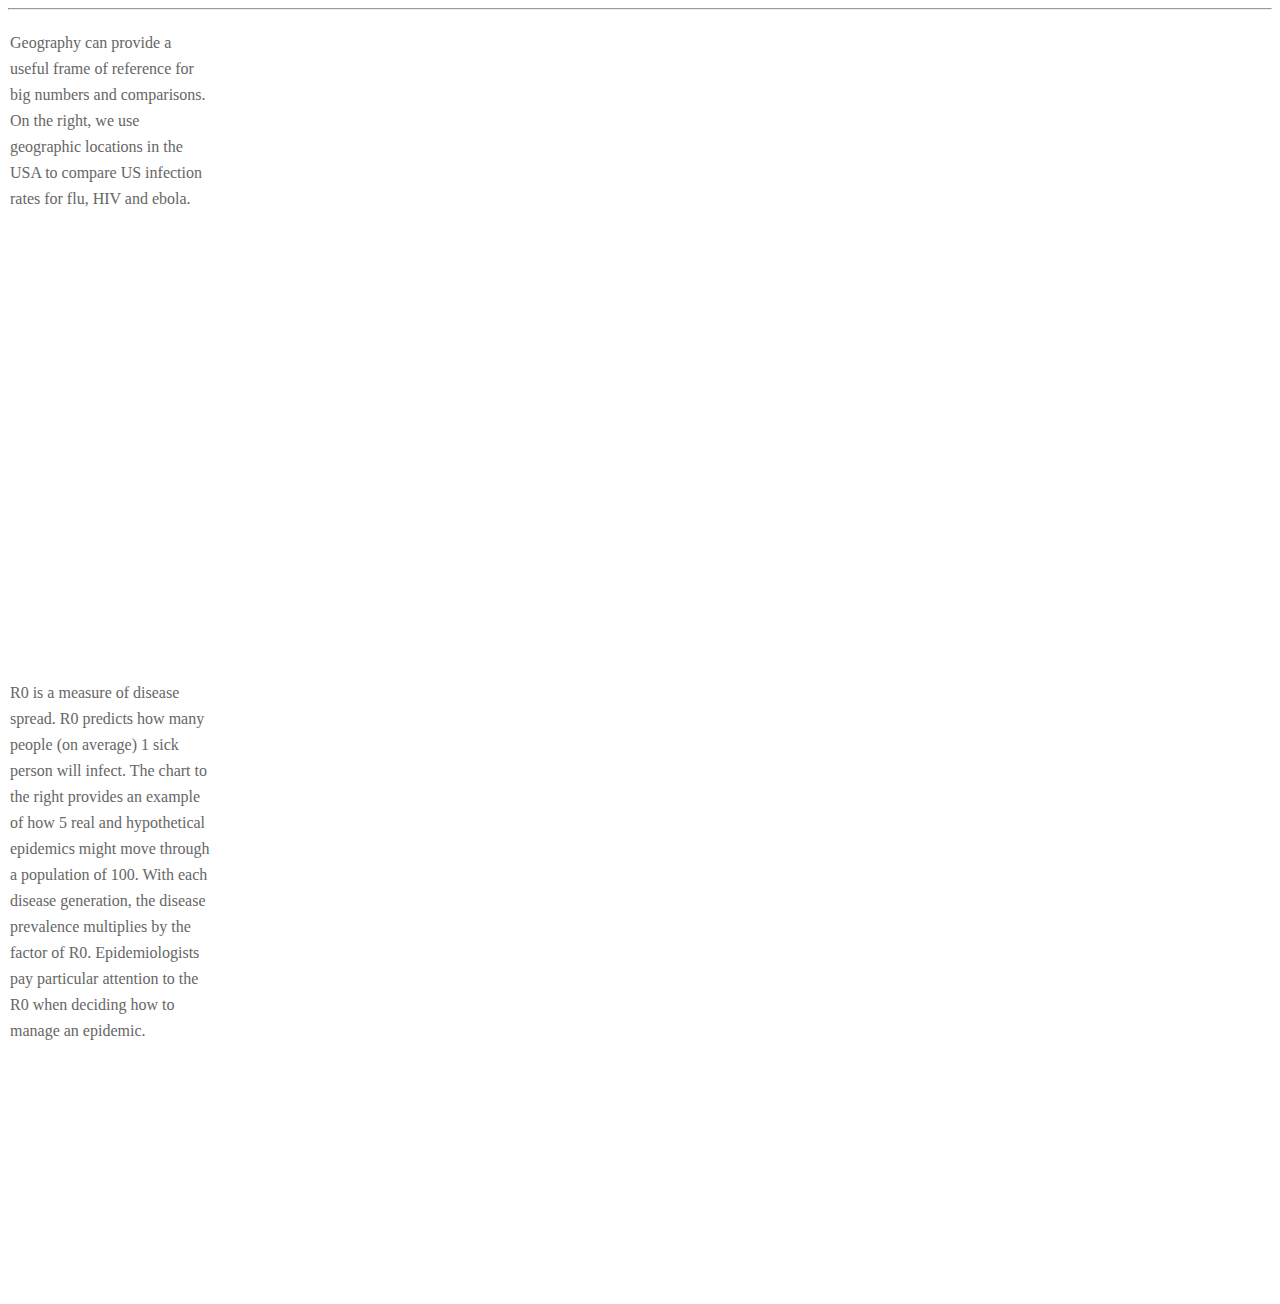
<file: ebola_in_context/index.html>
<!doctype html>

<html lang="en">
<head>
  <meta charset="utf-8">
  <title>Start</title>
  <meta name="description" content="START">
 
<style>

#copyGeo{
	align: left;
	position: absolute;
	color: #666;
	font: 16px/26px 'AleoRegular';
	width: 200px;
	left:10px;
	top: 30px;
	text-align: left;
	
}
#copySimu{
	align: left;
	position: absolute;
	color: #666;
	font: 16px/26px 'AleoRegular';
	width: 200px;
	left:10px;
	top:680px;
	text-align: left;

}

#geo{
align:right;
	position: absolute;
	width:600px;
	left: 250px;

}

#simu{
align:right;
	position: absolute;
	width:600px;
	top:600px;
	left: 250px;

}

hr {

	top:550px;
}
</style>
</head<!-- fonts -->
<link href='http://fonts.googleapis.com/css?family=Source+Sans+Pro:400,700,400italic,700italic|Montserrat:400,700|Oswald:400,300' rel='stylesheet' type='text/css'>

<!
<body>
<div id ="copyGeo" >
Geography can provide a useful frame of reference for big numbers and comparisons. On the right, we use geographic locations in the USA to compare US infection rates for flu, HIV and ebola.
</div>
<div id='geo'><iframe width="600px" height="530px" src="http://graphplus.github.io/GRAPHplus/geoComparisons/index.html" style="border:0px" scrolling="no" seamless></iframe>
</div>

<hr>

<div id="copySimu"> 
R0 is a measure of disease spread. R0 predicts how many people (on average) 1 sick person will infect. The chart to the right provides an example of how 5 real and hypothetical epidemics might move through a population of 100. With each disease generation, the disease prevalence multiplies by the factor of R0. Epidemiologists pay particular attention to the R0 when deciding how to manage an epidemic.
</div>

<div id='simu'>
<iframe width="700px" height="700px" src="http://graphplus.github.io/GRAPHplus/R0simulation/index.html" style="border:0px" scrolling="no" seamless></iframe></div>
</body>
</html>
</file>
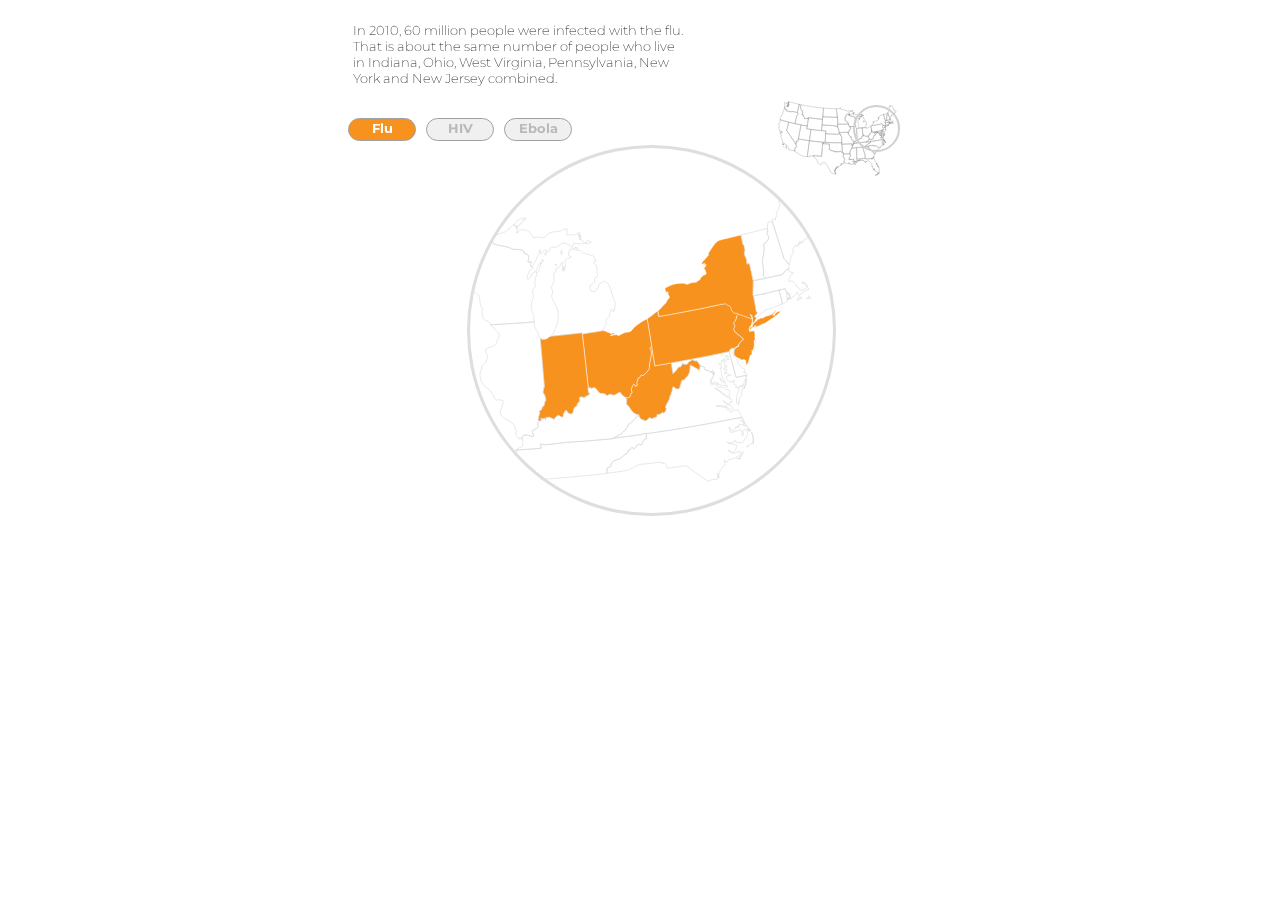
<file: geoComparisons/index.html>
<!DOCTYPE html>
<html>
  <head>
	<meta http-equiv="Content-Type" content="text/html; charset=utf-8" />
	<meta http-equiv="X-UA-Compatible" content="chrome=1,IE=edge" />
	<title>GeoComparisonsv10</title>
	<style>
		html {
			height:100%;
		}
		body {
			background-color: #FFFFFF;
			margin:0;
			height:100%;
		}
	</style>

	<!-- copy these lines to your document head: -->

	<meta name="viewport" content="user-scalable=yes, width=650" />
	<link href='https://fonts.googleapis.com/css?family=Exo:100&subset=latin' rel='stylesheet' type='text/css'>
	<link href='https://fonts.googleapis.com/css?family=Exo:200&subset=latin' rel='stylesheet' type='text/css'>
	<link href='https://fonts.googleapis.com/css?family=Exo:300&subset=latin' rel='stylesheet' type='text/css'>
	<link href='https://fonts.googleapis.com/css?family=Exo&subset=latin' rel='stylesheet' type='text/css'>
	<link href='https://fonts.googleapis.com/css?family=Exo:700&subset=latin' rel='stylesheet' type='text/css'>
	<link href='https://fonts.googleapis.com/css?family=Exo:800&subset=latin' rel='stylesheet' type='text/css'>
	<link href='https://fonts.googleapis.com/css?family=Montserrat&subset=latin' rel='stylesheet' type='text/css'>
	<link href='https://fonts.googleapis.com/css?family=Alef:700&subset=latin' rel='stylesheet' type='text/css'>
	<link href='https://fonts.googleapis.com/css?family=Montserrat:700&subset=latin' rel='stylesheet' type='text/css'>


	<!-- end copy -->

  </head>
  <body>
	<div style ="margin:auto;width:650px;height:530px">


	
	<!-- copy these lines to your document: -->

	<div id="geocomparisonsv10_hype_container" style="position:relative;overflow:hidden;width:650px;height:530px;">
		<script type="text/javascript" charset="utf-8" src="GeoComparisonsv10.hyperesources/geocomparisonsv10_hype_generated_script.js?56602"></script>
	</div>

	<!-- end copy -->


	</div>
	


	<!-- text content for search engines: -->

	<div style="display:none">

		<div></div>
		<div>Ebola</div>
		<div>In 2010, 60 million people were infected with the flu. That is about the same number of people who live in Indiana, Ohio, West Virginia, Pennsylvania, New York and New Jersey combined.</div>
		<div>Flu</div>
		<div>HIV</div>
		<div>In 2010, 50,000 people were infected with HIV, 
approximately the same number of people as live in these 8 zip codes in lower Manhattan.

</div>
		<div>In 2014, 4 people were infected with Ebola. That is the same as make up the average American family.
</div>

	</div>

	<!-- end text content: -->

  </body>
</html>
</file>
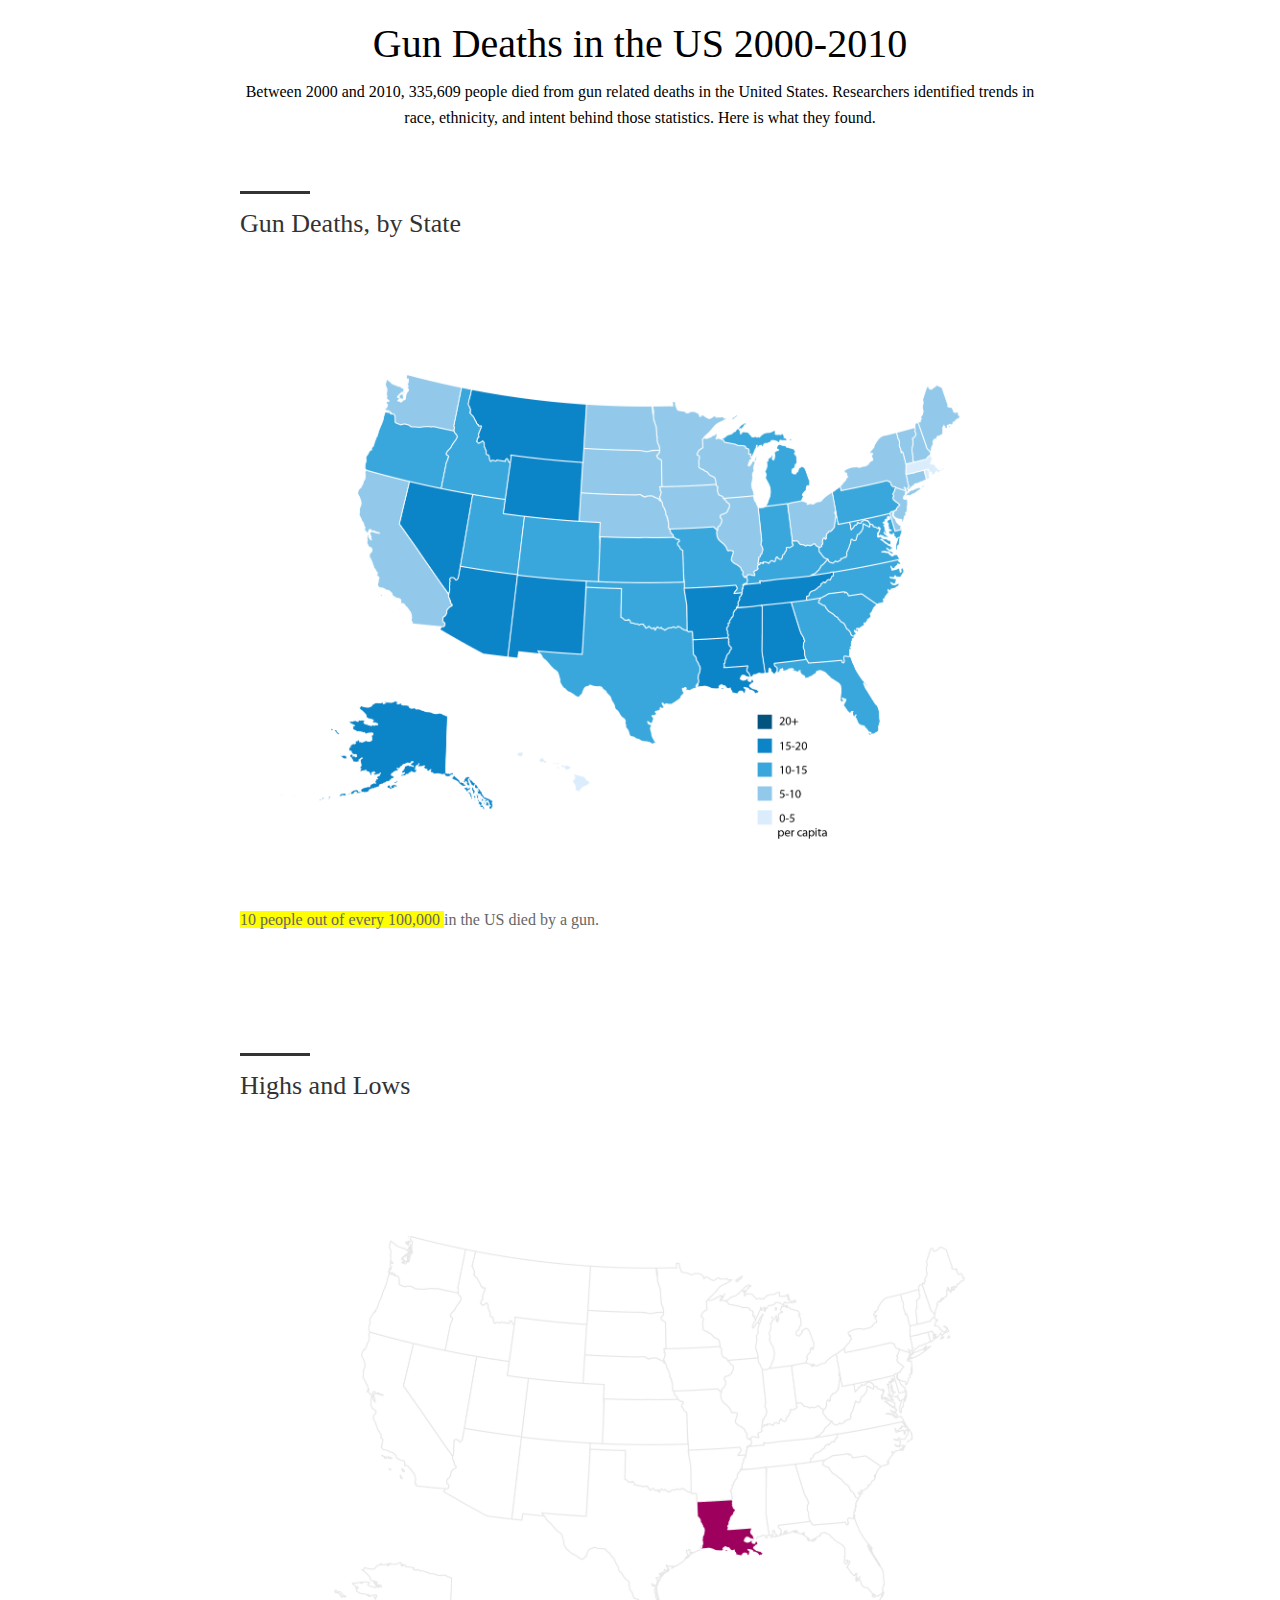
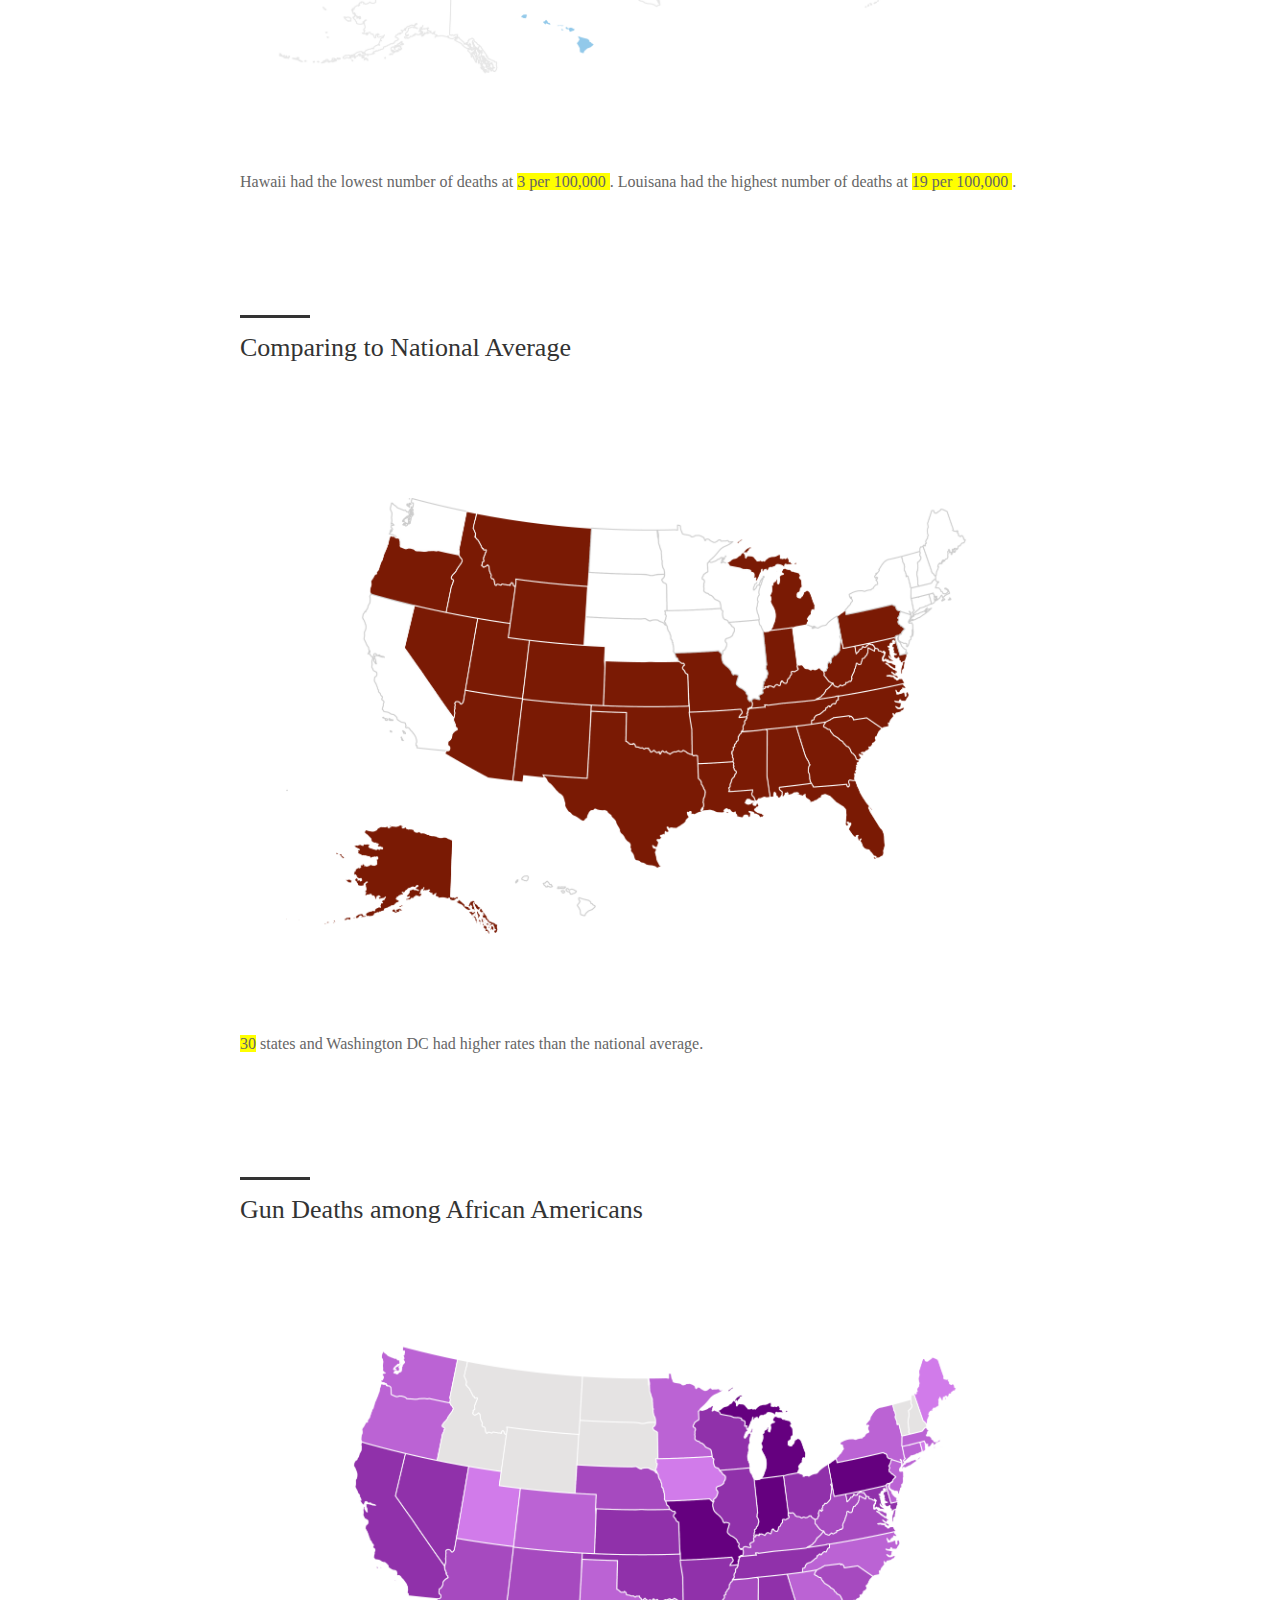
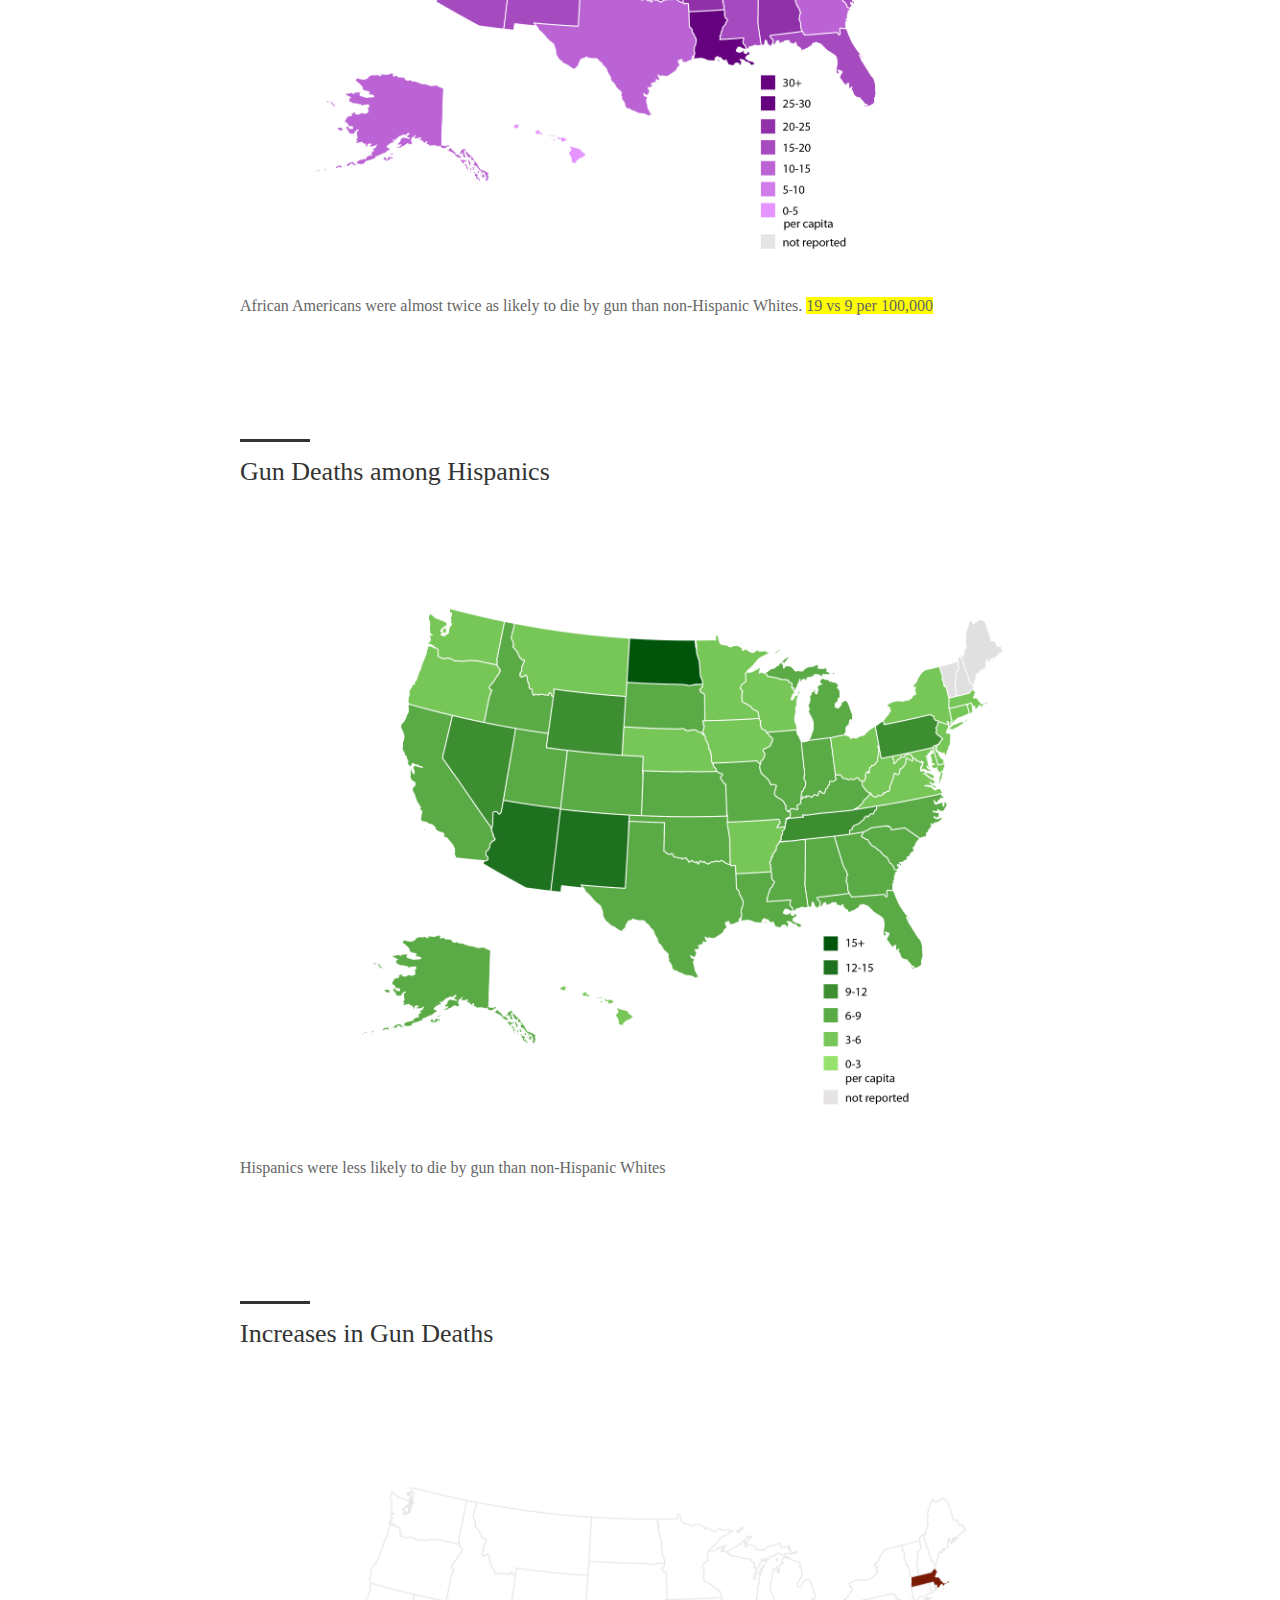
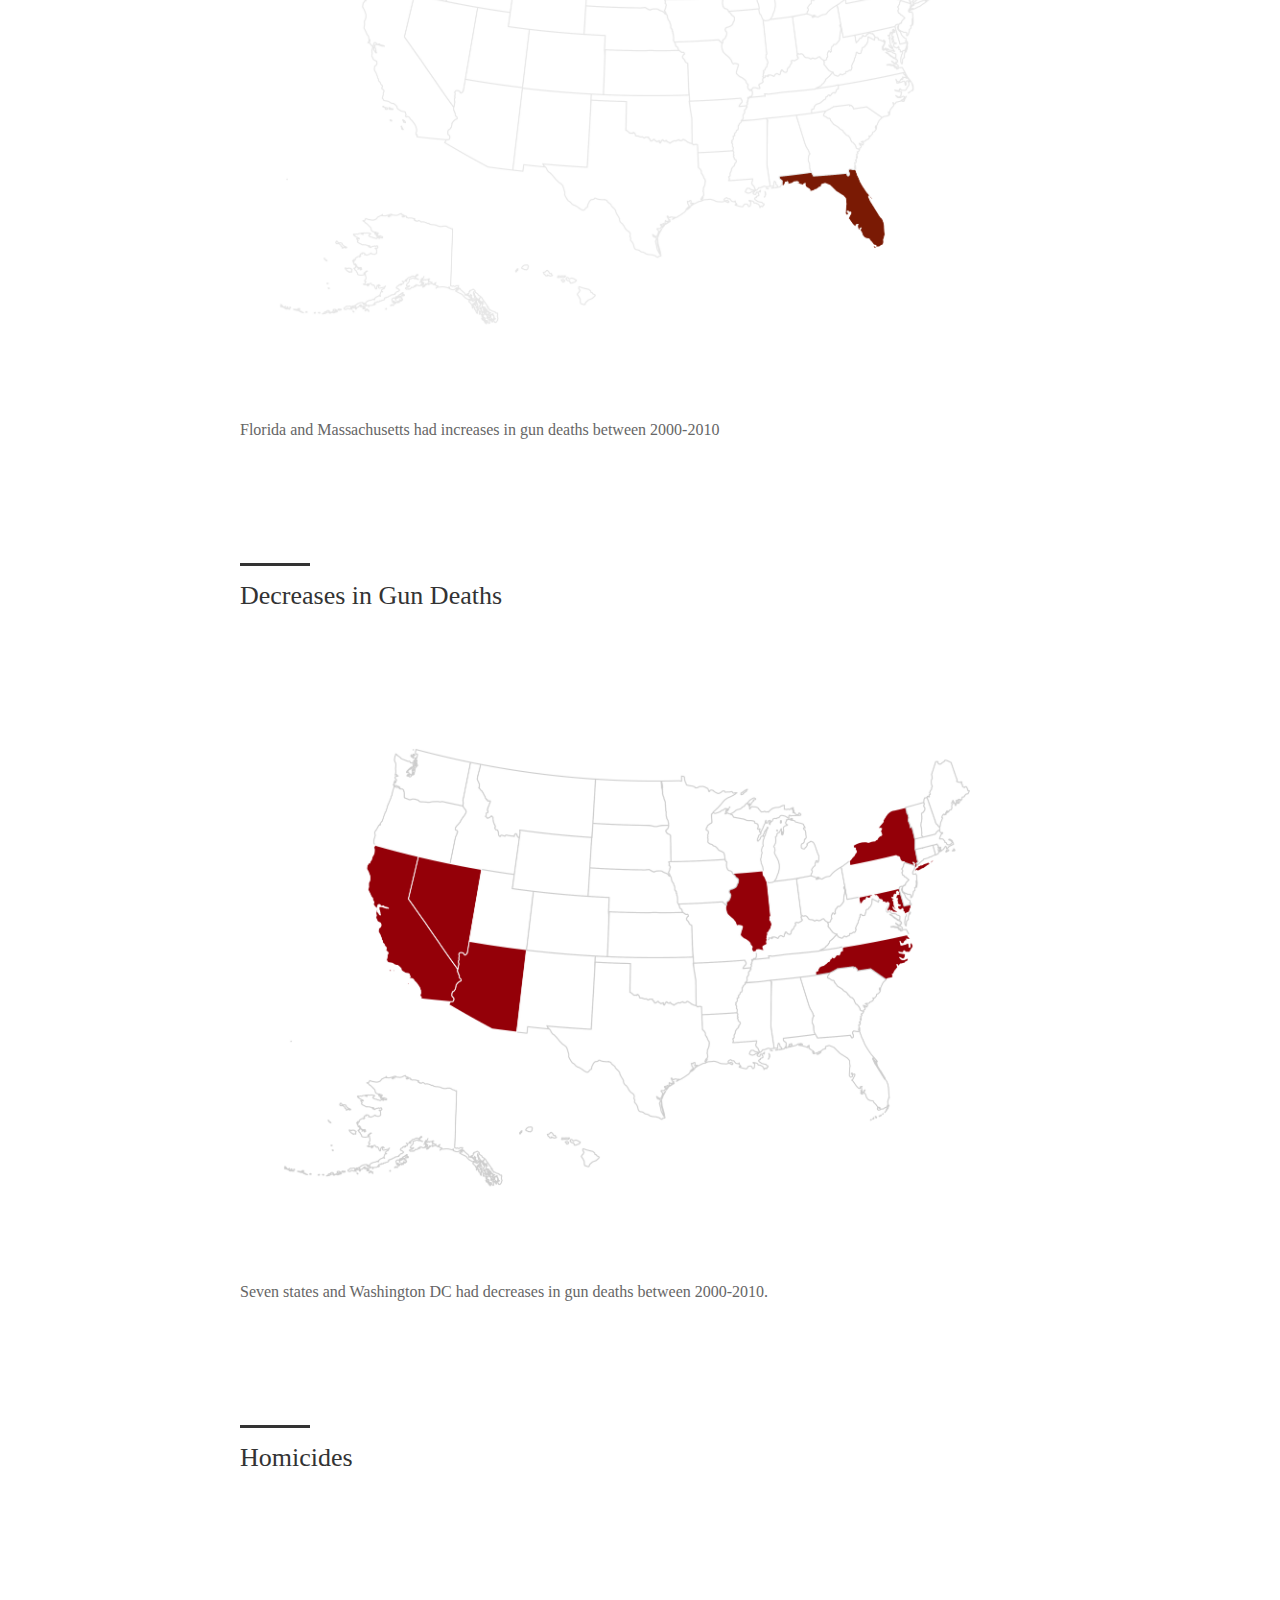
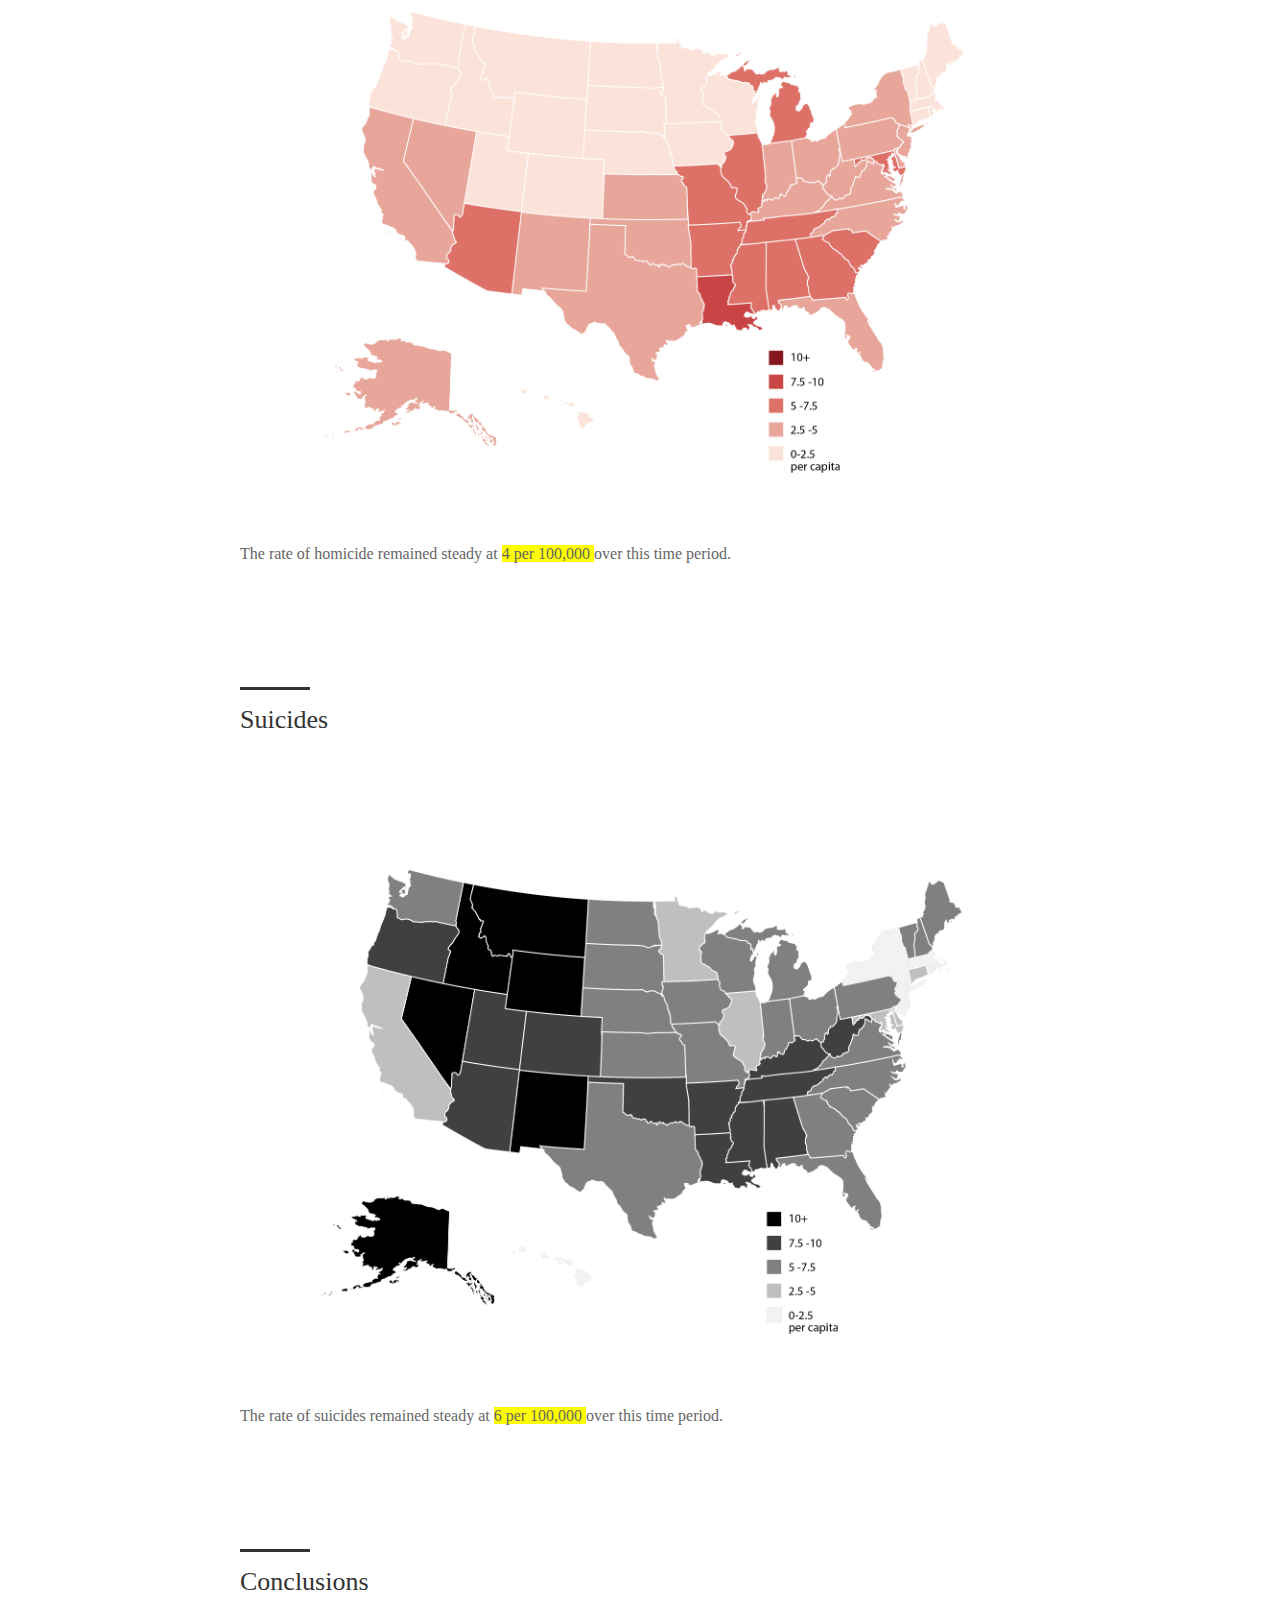
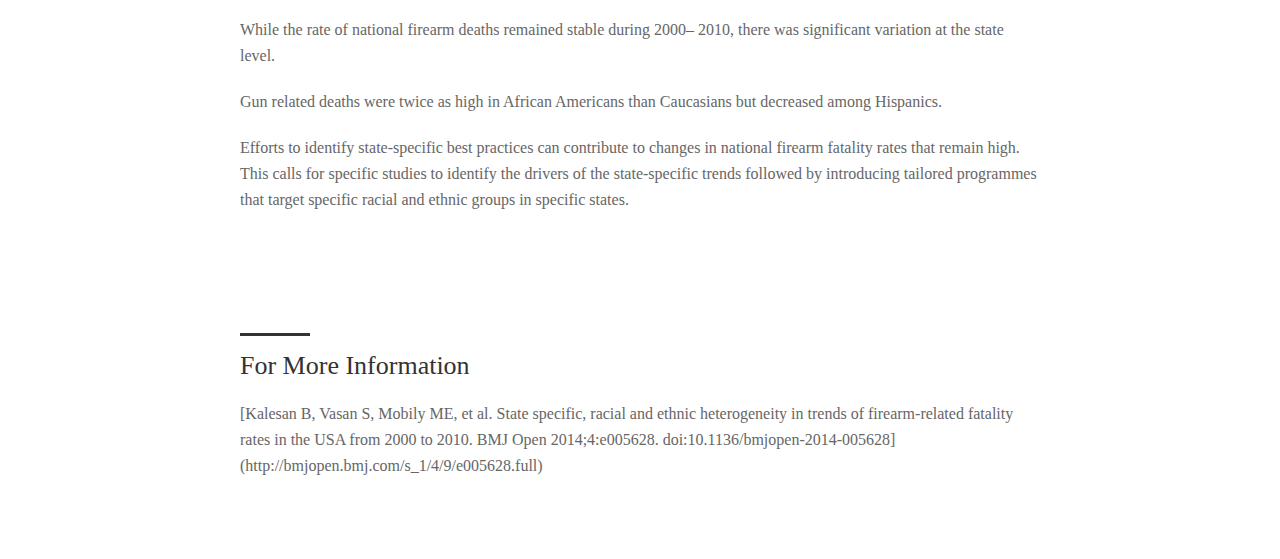
<file: gunDeaths/index.html>
<!doctype html>

<html lang="en">
<head>
  <meta charset="utf-8">

  <title>Start</title>
  <meta name="description" content="Gun Deaths in the US 2000-2010">
 
  <link rel="stylesheet" href="css/gunscroll.css">

 </head>

<body>
<div id ="header" >
<h1>Gun Deaths in the US 2000-2010</h1>

<p>Between 2000 and 2010, 335,609 people died from gun related deaths in the United States. Researchers identified trends in race, ethnicity, and intent behind those statistics. Here is what they found.
</p>
</div>

<div id ="content" >
<h1>Gun Deaths, by State</h1>

<p> <img src="img/nationaloverall.png"></p>

<p><span id="keynumbers"> 10 people out of every 100,000 </span> in the US died by a gun.</p>
</div>

<div id ="content" >
<h1>Highs and Lows</h1>

<p> <img src="img/highlow.png"></p>

<p>Hawaii had the lowest number of deaths at <span id="keynumbers"> 3 per 100,000 </span>. Louisana had the highest number of deaths at <span id="keynumbers"> 19 per 100,000 </span>. 
</p>
</div>

<div id ="content" >
<h1>Comparing to National Average</h1>

<p> <img src="img/aboveaverage.png"></p>

<p><span id="keynumbers">30</span> states and Washington DC had higher rates than the national average.</p>
</div>

<div id ="content" >
<h1>Gun Deaths among African Americans</h1>

<p> <img src="img/blacks.png"></p>

<p>African Americans were almost twice as likely to die by gun than non-Hispanic Whites. <span id="keynumbers"> 19 vs 9 per 100,000 </span> </p>
</div>
</div>

<div id ="content" >
<h1>Gun Deaths among Hispanics</h1>
<p> <img src="img/hispanics.png"></p>
<p>Hispanics were less likely to die by gun than non-Hispanic Whites </p></div>

<div id ="content" >
<h1>Increases in Gun Deaths</h1>
<p> <img src="img/increases.png"></p>
<p>Florida and Massachusetts had increases in gun deaths between 2000-2010</p></div>

<div id ="content" >
<h1>Decreases in Gun Deaths</p>
<p> <img src="img/decreases.png"></p>
</p>
<p>Seven states and Washington DC had decreases in gun deaths between 2000-2010.</p>
</div>

<div id ="content" >
<h1>Homicides
</h1>
<p> <img src="img/homicides.png"></p>
</p>
<p>The rate of homicide remained steady at <span id="keynumbers"> 4 per 100,000 </span> over this time period.</p>
</div>

<div id ="content" >
<h1>Suicides</h1>
<p> <img src="img/suicides.png"></p>
</p>
<p>The rate of suicides remained steady at <span id="keynumbers"> 6 per 100,000 </span> over this time period.</p>
</div>

<div id ="content" >
<h1>Conclusions</h1>
<p>While the rate of national firearm deaths remained stable during 2000– 2010, there was significant variation at the state level.</p>
<p>Gun related deaths were twice as high in African Americans than Caucasians but decreased among Hispanics.</p>

<p>Efforts to identify state-specific best practices can contribute to changes in national firearm fatality rates that remain high. This calls for specific studies to identify the drivers of the state-specific trends followed by introducing tailored programmes that target specific racial and ethnic groups in specific states.</p>
</div>
<div id ="content">
<h1>For More Information</h1>

<p>[Kalesan B, Vasan S, Mobily ME, et al. State specific, racial and ethnic heterogeneity in trends of
firearm-related fatality rates in the USA from 2000 to 2010. BMJ Open 2014;4:e005628. doi:10.1136/bmjopen-2014-005628](http://bmjopen.bmj.com/s_1/4/9/e005628.full)</p>
</div>


</body>
</html>
</file>
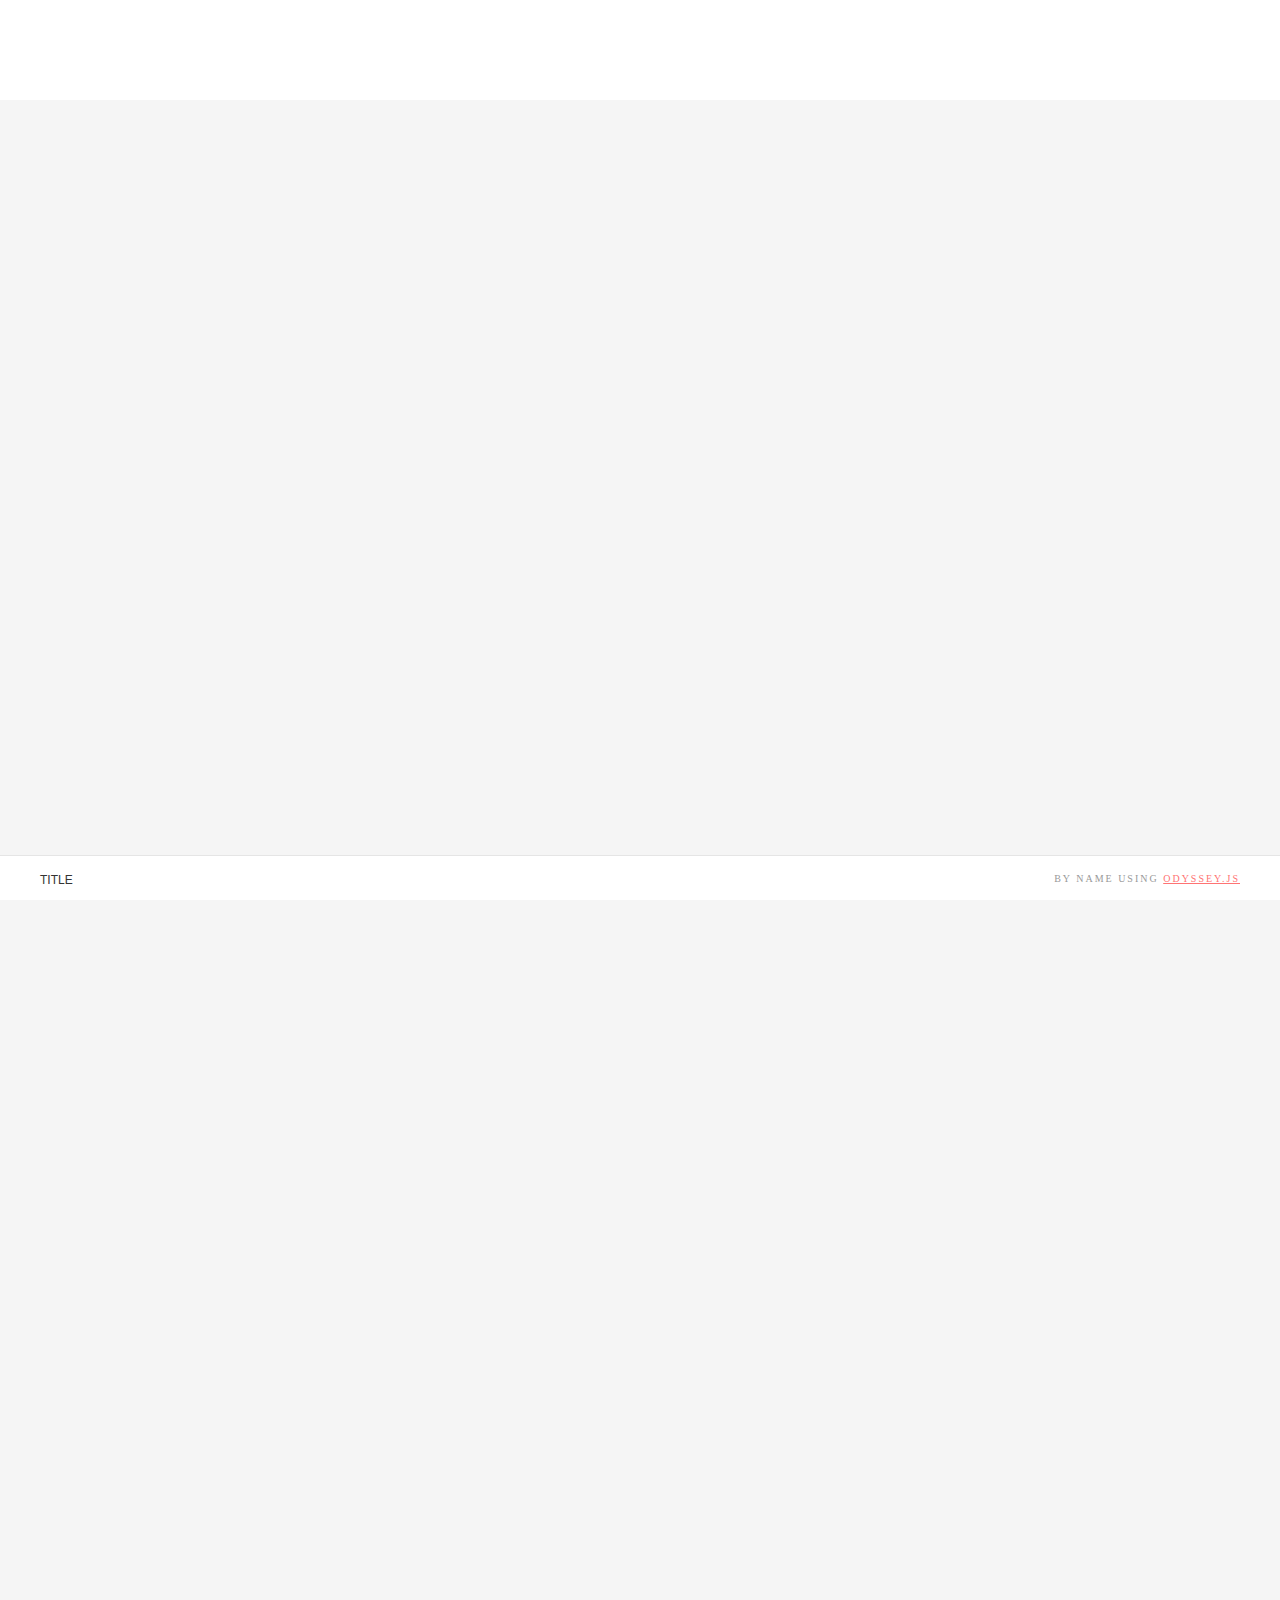
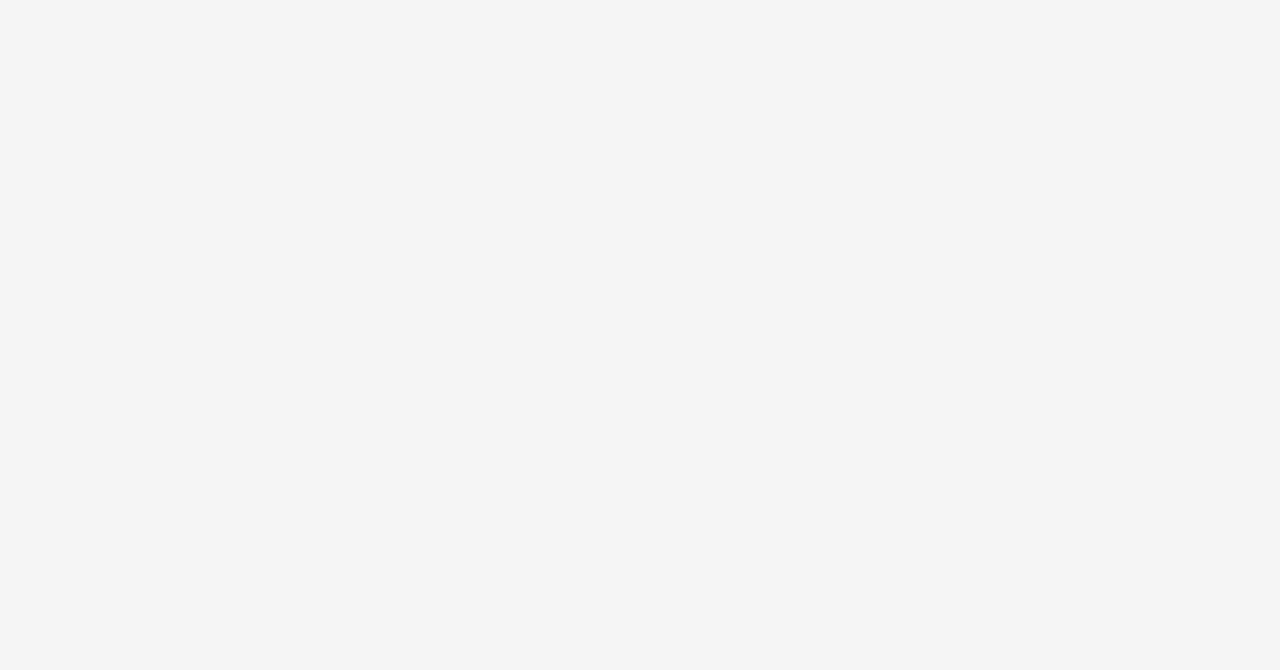
<file: mexPara/index.html>
<!doctype><html><head>
  <meta charset="utf-8">
  <meta http-equiv="X-UA-Compatible" content="IE=edge">
  <title>The Mexican Paradox</title>
  <meta name="description" content="">
  <meta name="viewport" content="width=device-width, initial-scale=1.0">

  <link rel="icon" type="image/x-icon" href="http://cartodb.github.io/odyssey.js/sandbox/favicon.png">
  <link rel="icon" type="image/png" href="http://cartodb.github.io/odyssey.js/sandbox/favicon.png">

  <link rel="stylesheet" href="http://cartodb-libs.global.ssl.fastly.net/cartodb.js/v3/themes/css/cartodb.css">
  <link rel="stylesheet" href="css/mexScroll.css">
  <script src="http://cartodb.github.io/odyssey.js/vendor/modernizr-2.6.2.min.js"></script>
</head>
<body>
  <div id="layout">
    <!--<div class="progress-bar"></div>-->

    <div class="inner-header">
      <div id="header"></div>
    </div>

    <div id="map_pos">
      <div id="map_container">
        <div id="map"></div>
      </div>
    </div>

    <div id="content"></div>

    <div id="credits">
      <span class="title" id="title">Title</span>
      <span class="author"><b id="author">By Name using</b> <a href="#">Odyssey.js</a><span>
    </span></span></div>
  </div> <!-- layout -->

  <script src="http://cartodb-libs.global.ssl.fastly.net/cartodb.js/v3/cartodb.js"></script>
  <script src="http://cartodb.github.io/odyssey.js/dist/odyssey.js" charset="UTF-8"></script>

  <script>
    O.Template({
      init: function() {
        var baseurl = this.baseurl = 'http://a.tiles.mapbox.com/v3/zingbot.d2094e7e/{z}/{x}/{y}.png';
        var map = this.map = L.map('map',{
          center: [44.48, -84.81],

          zoom: 5
        });


        this.map.scrollWheelZoom.disable();

        var basemap = this.basemap = L.tileLayer(baseurl, {
          attribution: 'data OSM - map CartoDB'
        }).addTo(map);

        var story = O.Story()

        this.story = story;
        this.miniprogressbar = O.MiniProgressBar();

        // trigger when  map_pos go out of the screen
        this.edge = O.Edge(
          O.Triggers.Scroll().less('map_pos').offset(0),
          O.Triggers.Scroll().greater('map_pos').offset(0)
        )
      },

      update: function(actions) {
        var self = this;

        this.story.clear();

        if (this.baseurl && (this.baseurl !== actions.global.baseurl)) {
          this.baseurl = actions.global.baseurl || 'http://0.api.cartocdn.com/base-light/{z}/{x}/{y}.png';

          this.basemap.setUrl(this.baseurl);
        }

        if (this.cartoDBLayer && ("http://"+self.cartoDBLayer.options.user_name+".cartodb.com/api/v2/viz/"+self.cartoDBLayer.options.layer_definition.stat_tag+"/viz.json" !== actions.global.vizjson)) {
          this.map.removeLayer(this.cartoDBLayer);

          this.cartoDBLayer = null;
          this.created = false;
        }

        if (actions.global.vizjson && !this.cartoDBLayer) {
          if (!this.created) { // sendCode debounce < vis loader
            cdb.vis.Loader.get(actions.global.vizjson, function(vizjson) {
              self.map.fitBounds(vizjson.bounds);

              cartodb.createLayer(self.map, vizjson)
                .done(function(layer) {
                  self.cartoDBLayer = layer;

                  var sublayer = layer.getSubLayer(0),
                      layer_name = layer.layers[0].options.layer_name,
                      filter = actions.global.cartodb_filter ? " WHERE "+actions.global.cartodb_filter : "";

                  sublayer.setSQL("SELECT * FROM "+layer_name+filter)

                  self.map.addLayer(layer);

                  self._resetActions(actions);
                }).on('error', function(err) {
                  console.log("some error occurred: " + err);
                });
            });

            this.created = true;
          }

          return;
        }

        this._resetActions(actions);
      },

      _resetActions: function(actions) {
        // update footer title and author
        var title_ = actions.global.title === undefined ? '' : actions.global.title,
            author_ = actions.global.author === undefined ? 'Using' : 'By '+actions.global.author+' using';

        document.getElementById('title').innerHTML = title_;
        document.getElementById('author').innerHTML = author_;
        document.title = title_ + " | " + author_ +' Odyssey.js';

        var TRIGGER_LINE = this.map.getSize().y + 50;
        this.story.addEvent(
          this.edge,
          O.Parallel(
            O.Actions.CSS($('#map_container')).toggleClass('attachTop'),
            O.Actions.CSS($('#content')).toggleClass('attachMap'),
            O.Actions.Debug().log('attach')
          )
        )

        // create content
        var content = '';

        var slide_ = actions[0];
        $('#header').html(slide_.html());

        this.story
          .addState(
            O.Scroll().within($('#header')),
            slide_(this)
          );

        for(var i = 1; i < actions.length; ++i) {
          var slide = actions[i];
          content += "<div id='s_" + i +"'>" + slide.html() + "</div>";
        }

        $('#content').html(content);

        // first slide is the header, skip it
        for(var i = 1; i < actions.length; ++i) {
          var slide = actions[i];
          this.story.addState(
            O.Triggers.Scroll().within('s_' + i).offset(TRIGGER_LINE),
            O.Parallel(
              slide(this),
              this.miniprogressbar.percent(100*i/(actions.length - 1))
            )
          )
        }

        if(window.scrollY === 0) {
          this.story.go(0);
        }
      }
    });
  </script>

  <script>
    (function(i,s,o,g,r,a,m){i['GoogleAnalyticsObject']=r;i[r]=i[r]||function(){
    (i[r].q=i[r].q||[]).push(arguments)},i[r].l=1*new Date();a=s.createElement(o),
    m=s.getElementsByTagName(o)[0];a.async=1;a.src=g;m.parentNode.insertBefore(a,m)
    })(window,document,'script','//www.google-analytics.com/analytics.js','ga');

    ga('create', 'UA-20934186-21', 'cartodb.github.io');
    ga('send', 'pageview');
  </script>


<script id="md_template" type="text/template">```
-title: "The Mexican Paradox"
-author: "GRAPH+"
-vizjson: "http://zingbot.cartodb.com/api/v2/viz/3b372a6c-a1a6-11e4-b562-0e9d821ea90d/viz.json"
-baseurl: "http://a.tiles.mapbox.com/v3/zingbot.d2094e7e/{z}/{x}/{y}.png"
```

#The Mexican Infant Mortality Paradox
```
- center: [24.72, -106.66]
- zoom: 4
```

Despite being poor on average, babies born to Mexican mothers are less likely to die in their first year of life than those to non-hispanic mothers. This paradox has long puzzled population health scientists. But that all might be changing. 

#Births in Michigan, 1989-1997
```
- center: [44.48, -84.81]
- zoom: 5
```
During this 8-year period, Mexican-born mothers in the US had lower rates of infant mortality than US-born Mexican mothers and non-hispanic White mothers. This means that their babies were less likely to die before the age of one. 

![Mexican Paradox Graph](img/mexParaCharthalf.png)

#Against Intuition
```
- center: [24.72, -106.66]
- zoom: 4
```


This is surprising because Hispanic groups in the US usually have higher poverty, lower income and less education than non-Hispanic Whites and these factors often cause worse health outcomes. But here they don’t.
![Mexican Paradox Graph](img/mexParaChartDiffv2.png)


#Two possible explanations
```
- center: [24.72, -106.66]
- zoom: 4
```

The first explanation is different social and cultural norms among Mexicans relative to non-Hispanic Whites. These include the norm of spending more time together, and feeling obligated among family and friends to do so, meaning that people are more likely to offer help before it is asked for. Additionally, things like diet, exercise and childcare norms may neutralize the negative effects of poverty. This theory is supported by the observation that the paradox is stronger in immigrants who are more likely to adhere to these norms and who have spent a shorter time in the US.

![Mexican Paradox Graph](img/mexParaOne.jpg)


The second explanation is that people who choose to immigrate to and stay in the US may simply be healthier. This explanation is supported by data showing other ethnic groups who are not Hispanic also seem to benefit from the Mexican Paradox.



#Trends tell a Different Story

Typically epidemiologists have studied shorter perioods of time. Here, researchers looked at a longer period: 1989-2006. They found that over time the Mexican Infant Mortality Paradox began to resolve and infants born to Mexican born mothers no longer had an advantage.  

![Mexican Paradox Graph](img/mexParaChartDipv2.png)

#Why?

The researchers speculate that this may involve changes in sociocultural norms or changes in the type of people that are immigrating.

#For More Information

[El-Sayed AM, Paczkowski MM, March D, Galea S. Trends in the Mexican infant mortality paradox over the past two decades. Ann Epidemiol. 2014 Nov;24(11):831-6. doi:10.1016/j.annepidem.2014.09.005. Epub 2014 Sep 18.](http://dx.doi.org/10.1016/j.annepidem.2014.09.005)

</script></body></html>
</file>
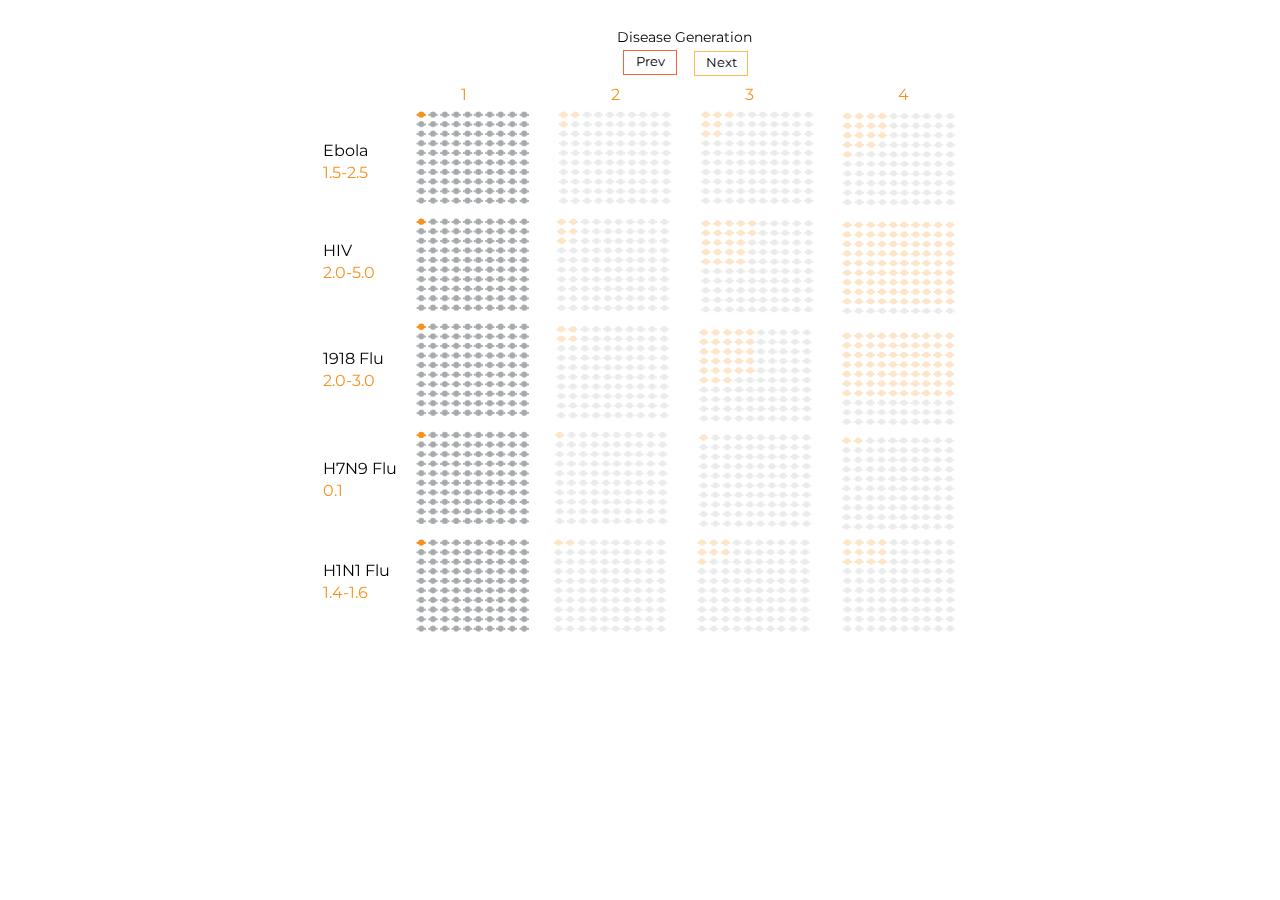
<file: R0simulation/index.html>
<!DOCTYPE html>
<html>
  <head>
	<meta http-equiv="Content-Type" content="text/html; charset=utf-8" />
	<meta http-equiv="X-UA-Compatible" content="chrome=1,IE=edge" />
	<title>R0simulationv5</title>
	<style>
		html {
			height:100%;
		}
		body {
			background-color: #FFFFFF;
			margin:0;
			height:100%;
		}
	</style>

	<!-- copy these lines to your document head: -->

	<meta name="viewport" content="user-scalable=yes, width=700" />
	<link href='https://fonts.googleapis.com/css?family=Exo:200&subset=latin' rel='stylesheet' type='text/css'>
	<link href='https://fonts.googleapis.com/css?family=Exo:300&subset=latin' rel='stylesheet' type='text/css'>
	<link href='https://fonts.googleapis.com/css?family=Exo:700&subset=latin' rel='stylesheet' type='text/css'>
	<link href='https://fonts.googleapis.com/css?family=Montserrat&subset=latin' rel='stylesheet' type='text/css'>
	<link href='https://fonts.googleapis.com/css?family=Oswald&subset=latin' rel='stylesheet' type='text/css'>
	<link href='https://fonts.googleapis.com/css?family=Oswald:300&subset=latin' rel='stylesheet' type='text/css'>
	<link href='https://fonts.googleapis.com/css?family=Oswald:700&subset=latin' rel='stylesheet' type='text/css'>
	<link href='https://fonts.googleapis.com/css?family=Montserrat:700&subset=latin' rel='stylesheet' type='text/css'>
	<link href='https://fonts.googleapis.com/css?family=Montserrat+Alternates&subset=latin' rel='stylesheet' type='text/css'>
	<link href='https://fonts.googleapis.com/css?family=Montserrat+Alternates:700&subset=latin' rel='stylesheet' type='text/css'>
	<link href='https://fonts.googleapis.com/css?family=Source+Sans+Pro:200&subset=latin' rel='stylesheet' type='text/css'>
	<link href='https://fonts.googleapis.com/css?family=Source+Sans+Pro:300&subset=latin' rel='stylesheet' type='text/css'>
	<link href='https://fonts.googleapis.com/css?family=Source+Sans+Pro:600&subset=latin' rel='stylesheet' type='text/css'>
	<link href='https://fonts.googleapis.com/css?family=Source+Sans+Pro:700&subset=latin' rel='stylesheet' type='text/css'>
	<link href='https://fonts.googleapis.com/css?family=Source+Sans+Pro:900&subset=latin' rel='stylesheet' type='text/css'>


	<!-- end copy -->

  </head>
  <body>
	<div style ="margin:auto;width:700px;height:700px">


	
	<!-- copy these lines to your document: -->

	<div id="r0simulationv5_hype_container" style="position:relative;overflow:hidden;width:700px;height:700px;">
		<script type="text/javascript" charset="utf-8" src="R0simulationv5.hyperesources/r0simulationv5_hype_generated_script.js?94725"></script>
	</div>

	<!-- end copy -->


	</div>
	


	<!-- text content for search engines: -->

	<div style="display:none">

		<div>HIV</div>
		<div></div>
		<div>1918 Flu</div>
		<div>1.4-1.6</div>
		<div>2</div>
		<div>Ebola</div>
		<div>0.1</div>
		<div>2.0-5.0</div>
		<div>Next</div>
		<div>2.0-3.0</div>
		<div>Disease Generation</div>
		<div>3</div>
		<div>1.5-2.5</div>
		<div>H1N1 Flu</div>
		<div>4</div>
		<div>1</div>
		<div>Prev</div>
		<div>H7N9 Flu</div>

	</div>

	<!-- end text content: -->

  </body>
</html>
</file>
<file: gunDeaths/css/gunscroll.css>
@import url("http://fast.fonts.net/t/1.css?apiType=css&projectid=3af16084-ba56-49ca-b37d-0b49b59e1927");
html,body,div,span,applet,object,iframe,h1,h2,h3,h4,h5,h6,p,blockquote,pre,a,abbr,acronym,address,big,cite,code,del,dfn,em,img,ins,kbd,q,s,samp,small,strike,strong,sub,sup,tt,var,b,u,i,center,dl,dt,dd,ol,ul,li,fieldset,form,label,legend,table,caption,tbody,tfoot,thead,tr,th,td,article,aside,canvas,details,embed,figure,figcaption,footer,header,hgroup,menu,nav,output,ruby,section,summary,time,mark,audio,video
{
	border: 0;
	font: inherit;
	font-size: 100%;
	margin: 0;
	padding: 0;
	vertical-align: baseline;
}
html
{
	line-height: 1;
}
ol,ul
{
	list-style: none;
}
table
{
	border-collapse: collapse;
	border-spacing: 0;
}
caption,th,td
{
	font-weight: normal;
	text-align: left;
	vertical-align: middle;
}
q,blockquote
{
	quotes: none;
}
q:before,q:after,blockquote:before,blockquote:after
{
	content: "";
	content: none;
}
a img
{
	border: none;
}
article,aside,details,figcaption,figure,footer,header,hgroup,main,menu,nav,section,summary
{
	display: block;
}
@font-face
{
	font-family: "AleoRegular";
	src: url(//cartodb-assets.global.ssl.fastly.net/odyssey.js/Aleo-Regular-webfont.eot);
	src: url(//cartodb-assets.global.ssl.fastly.net/odyssey.js/Aleo-Regular-webfont.eot?#iefix) format('embedded-opentype'),url(//cartodb-assets.global.ssl.fastly.net/odyssey.js/Aleo-Regular-webfont.woff) format('woff'),url(//cartodb-assets.global.ssl.fastly.net/odyssey.js/Aleo-Regular-webfont.ttf) format('truetype'),url(//cartodb-assets.global.ssl.fastly.net/odyssey.js/Aleo-Regular-webfont.svg) format('svg');
}
@font-face
{
	font-family: "AleoBold";
	src: url(//cartodb-assets.global.ssl.fastly.net/odyssey.js/Aleo-Bold-webfont.eot);
	src: url(//cartodb-assets.global.ssl.fastly.net/odyssey.js/Aleo-Bold-webfont.eot?#iefix) format('embedded-opentype'),url(//cartodb-assets.global.ssl.fastly.net/odyssey.js/Aleo-Bold-webfont.woff) format('woff'),url(//cartodb-assets.global.ssl.fastly.net/odyssey.js/Aleo-Bold-webfont.ttf) format('truetype'),url(//cartodb-assets.global.ssl.fastly.net/odyssey.js/Aleo-Bold-webfont.svg) format('svg');
}
@font-face
{
	font-family: "ProximaNovaBold";
	src: url(//cartodb-assets.global.ssl.fastly.net/odyssey.js/fbc6b03a-b3a1-427c-a884-053deca3a53c.eot);
	src: url(//cartodb-assets.global.ssl.fastly.net/odyssey.js/fbc6b03a-b3a1-427c-a884-053deca3a53c.eot?#iefix) format('embedded-opentype'),url(//cartodb-assets.global.ssl.fastly.net/odyssey.js/d999c07b-a049-4eb5-b8a6-4f36ae25e67e.woff) format('woff'),url(//cartodb-assets.global.ssl.fastly.net/odyssey.js/4d4a75f5-d32a-4a09-8665-133afd39cc37.ttf) format('truetype'),url(//cartodb-assets.global.ssl.fastly.net/odyssey.js/8152bc4e-d700-4c78-b6be-326893e6f53f.svg) format('svg');
}
body
{
	background: #fff;
	min-height: 100%;
	text-align: center;
}
html
{
	min-height: 100%;
}
.progress-bar
{
	background: #ff7373;
	display: inline-block;
	height: 3px;
	left: 0;
	position: fixed;
	top: 0;
	width: 20%;
	z-index: 2;
}
.inner-header
{
	background: #fff;
	color: #fff;
	padding: 30px 0;
}
#layout
{
	background: #f5f5f5;
	margin: 0px auto;
	width: 100%;
}
#header
{
	margin: 0 auto;
	max-width: 800px;
	padding: 20px 0;
}
#header h1
{
	color: #000;
	font: 40px 'AleoBold';
}
#header h2
{
	color: rgba(255,255,255,0.6);
	font: 28px/32px 'AleoRegular';
	margin-top: 12px;
}
#header h3
{
	color: rgba(255,255,255,0.6);
	font: 24px 'AleoRegular';
	margin-top: 12px;
}
#header h4
{
	color: rgba(255,255,255,0.6);
	font: 22px 'AleoRegular';
	margin-top: 12px;
}
#header h5
{
	color: rgba(255,255,255,0.6);
	font: 20px 'AleoRegular';
	margin-top: 12px;
}
#header h6
{
	color: rgba(255,255,255,0.6);
	font: 18px 'AleoRegular';
	margin-top: 12px;
}
#header p
{
	color: #000;
	font: 16px/26px 'AleoRegular';
	margin-top: 12px;
}
#header a
{
	color: #666;
	text-decoration: none;
}
#header ul,#header ol
{
	color: #666;
	font: 16px/26px 'AleoRegular';
	margin-top: 12px;
}
#header ul
{
	list-style-type: disc;
}
#header ol
{
	list-style-type: lower-hexadecimal;
}
#header blockquote
{
	background: #f5f5f5;
	border-radius: 4px;
	margin-top: 20px;
	padding: 20px;
}
#header blockquote ul,#header blockquote ol
{
	margin-left: 17px;
}
#header blockquote *:first-child
{
	margin-top: 0;
}
#map
{
	height: 100%;
	width: 100%;
}
#map_container
{
	height: 0px;
}
#map_container.attachTop
{
	box-shadow: 0 2px 2px rgba(0,0,0,0.2);
	position: fixed;
	top: 0;
	width: 0%;
}
#content
{
	margin: 0 auto;
	max-width: 800px;
	min-height: 100px;
	padding: 40px 40px 80px;
	text-align: left;
}
#content img
{
	margin: 20px 0 0 0;
	max-width: 100%;
}
#content.attachMap
{
	margin-top: 0px;
}
#content>div
{
	background: #fff;
	border-radius: 2px;
	box-shadow: 0 1px 0px rgba(0,0,0,0.1);
	margin-top: 40px;
	padding: 40px;
}
#content>div:first-child
{
	margin: 0;
}
#content h1
{
	color: #333;
	font: 26px 'AleoBold';
}
#content h1:before
{
	background: #333;
	content: "";
	display: block;
	height: 3px;
	margin-bottom: 15px;
	width: 70px;
}
#content h2,#content h3,#content h4,#content h5,#content h6
{
	color: #333;
	font: 18px 'AleoBold';
	margin-top: 20px;
}
#content p
{
	color: #666;
	font: 16px/26px 'AleoRegular';
	margin-top: 20px;
}
#content a
{
	color: #666;
	text-decoration: none;
}
#content ul,#content ol
{
	color: #666;
	font: 16px/26px 'AleoRegular';
	margin-top: 20px;
}
#content ul
{
	list-style-type: disc;
}
#content ol
{
	list-style-type: lower-hexadecimal;
}
#content blockquote
{
	background: #f5f5f5;
	border-radius: 4px;
	margin-top: 20px;
	padding: 20px;
}
#content blockquote ul,#content blockquote ol
{
	margin-left: 17px;
}
#content blockquote *:first-child
{
	margin-top: 0;
}
#content strong
{
	font-family: "AleoBold";
}
#content em
{
	font-style: italic;
}
div#credits
{
	background-color: #FFF;
	border-top: 1px solid #e5e5e5;
	bottom: 0;
	height: 44px;
	left: 0;
	position: fixed;
	right: 0;
	z-index: 1000001;
}
div#credits a
{
	color: #ff7373;
}
div#credits span
{
	font-size: 12px;
	padding: 18px 0 0 0;
	position: absolute;
	text-transform: uppercase;
}
div#credits span.title
{
	color: #333;
	font-family: 'Proxima N W01 Bold', Sans-serif;
	left: 40px;
}
div#credits span.author
{
	color: #999;
	font-family: AleoRegular, Serif;
	font-size: 10px;
	letter-spacing: 2px;
	right: 40px;
	text-align: right;
}

#caption{
	font-style: italic;
	text-align: center;
}
#keynumbers {
/*make a text highlight here
*/
background: #FFFF00;
}
</file>
<file: mexPara/css/mexScroll.css>
@import url("http://fast.fonts.net/t/1.css?apiType=css&projectid=3af16084-ba56-49ca-b37d-0b49b59e1927");
html,body,div,span,applet,object,iframe,h1,h2,h3,h4,h5,h6,p,blockquote,pre,a,abbr,acronym,address,big,cite,code,del,dfn,em,img,ins,kbd,q,s,samp,small,strike,strong,sub,sup,tt,var,b,u,i,center,dl,dt,dd,ol,ul,li,fieldset,form,label,legend,table,caption,tbody,tfoot,thead,tr,th,td,article,aside,canvas,details,embed,figure,figcaption,footer,header,hgroup,menu,nav,output,ruby,section,summary,time,mark,audio,video
{
	border: 0;
	font: inherit;
	font-size: 100%;
	margin: 0;
	padding: 0;
	vertical-align: baseline;
}
html
{
	line-height: 1;
}
ol,ul
{
	list-style: none;
}
table
{
	border-collapse: collapse;
	border-spacing: 0;
}
caption,th,td
{
	font-weight: normal;
	text-align: left;
	vertical-align: middle;
}
q,blockquote
{
	quotes: none;
}
q:before,q:after,blockquote:before,blockquote:after
{
	content: "";
	content: none;
}
a img
{
	border: none;
}
article,aside,details,figcaption,figure,footer,header,hgroup,main,menu,nav,section,summary
{
	display: block;
}
@font-face
{
	font-family: "AleoRegular";
	src: url(//cartodb-assets.global.ssl.fastly.net/odyssey.js/Aleo-Regular-webfont.eot);
	src: url(//cartodb-assets.global.ssl.fastly.net/odyssey.js/Aleo-Regular-webfont.eot?#iefix) format('embedded-opentype'),url(//cartodb-assets.global.ssl.fastly.net/odyssey.js/Aleo-Regular-webfont.woff) format('woff'),url(//cartodb-assets.global.ssl.fastly.net/odyssey.js/Aleo-Regular-webfont.ttf) format('truetype'),url(//cartodb-assets.global.ssl.fastly.net/odyssey.js/Aleo-Regular-webfont.svg) format('svg');
}
@font-face
{
	font-family: "AleoBold";
	src: url(//cartodb-assets.global.ssl.fastly.net/odyssey.js/Aleo-Bold-webfont.eot);
	src: url(//cartodb-assets.global.ssl.fastly.net/odyssey.js/Aleo-Bold-webfont.eot?#iefix) format('embedded-opentype'),url(//cartodb-assets.global.ssl.fastly.net/odyssey.js/Aleo-Bold-webfont.woff) format('woff'),url(//cartodb-assets.global.ssl.fastly.net/odyssey.js/Aleo-Bold-webfont.ttf) format('truetype'),url(//cartodb-assets.global.ssl.fastly.net/odyssey.js/Aleo-Bold-webfont.svg) format('svg');
}
@font-face
{
	font-family: "ProximaNovaBold";
	src: url(//cartodb-assets.global.ssl.fastly.net/odyssey.js/fbc6b03a-b3a1-427c-a884-053deca3a53c.eot);
	src: url(//cartodb-assets.global.ssl.fastly.net/odyssey.js/fbc6b03a-b3a1-427c-a884-053deca3a53c.eot?#iefix) format('embedded-opentype'),url(//cartodb-assets.global.ssl.fastly.net/odyssey.js/d999c07b-a049-4eb5-b8a6-4f36ae25e67e.woff) format('woff'),url(//cartodb-assets.global.ssl.fastly.net/odyssey.js/4d4a75f5-d32a-4a09-8665-133afd39cc37.ttf) format('truetype'),url(//cartodb-assets.global.ssl.fastly.net/odyssey.js/8152bc4e-d700-4c78-b6be-326893e6f53f.svg) format('svg');
}
body
{
	background: #fff;
	min-height: 100%;
	text-align: center;
}
html
{
	min-height: 100%;
}
.progress-bar
{
	background: #ff7373;
	display: inline-block;
	height: 3px;
	left: 0;
	position: fixed;
	top: 0;
	width: 20%;
	z-index: 2;
}
.inner-header
{
	background: #fff;
	color: #fff;
	padding: 30px 0;
}
#layout
{
	background: #f5f5f5;
	margin: 0px auto;
	width: 100%;
}
#header
{
	margin: 0 auto;
	max-width: 800px;
	padding: 20px 0;
}
#header h1
{
	color: #000;
	font: 40px 'AleoBold';
}
#header h2
{
	color: rgba(255,255,255,0.6);
	font: 28px/32px 'AleoRegular';
	margin-top: 12px;
}
#header h3
{
	color: rgba(255,255,255,0.6);
	font: 24px 'AleoRegular';
	margin-top: 12px;
}
#header h4
{
	color: rgba(255,255,255,0.6);
	font: 22px 'AleoRegular';
	margin-top: 12px;
}
#header h5
{
	color: rgba(255,255,255,0.6);
	font: 20px 'AleoRegular';
	margin-top: 12px;
}
#header h6
{
	color: rgba(255,255,255,0.6);
	font: 18px 'AleoRegular';
	margin-top: 12px;
}
#header p
{
	color: #000;
	font: 16px/26px 'AleoRegular';
	margin-top: 12px;
}
#header a
{
	color: #666;
	text-decoration: none;
}
#header ul,#header ol
{
	color: #666;
	font: 16px/26px 'AleoRegular';
	margin-top: 12px;
}
#header ul
{
	list-style-type: disc;
}
#header ol
{
	list-style-type: lower-hexadecimal;
}
#header blockquote
{
	background: #f5f5f5;
	border-radius: 4px;
	margin-top: 20px;
	padding: 20px;
}
#header blockquote ul,#header blockquote ol
{
	margin-left: 17px;
}
#header blockquote *:first-child
{
	margin-top: 0;
}
#map
{
	height: 100%;
	width: 100%;
}
#map_container
{
	height: 250px;
}
#map_container.attachTop
{
	box-shadow: 0 2px 2px rgba(0,0,0,0.2);
	position: fixed;
	top: 0;
	width: 100%;
}
#content
{
	margin: 0 auto;
	max-width: 800px;
	min-height: 1800px;
	padding: 40px 40px 80px;
	text-align: left;
}
#content img
{
	margin: 20px 0 0 0;
	max-width: 100%;
}
#content.attachMap
{
	margin-top: 250px;
}
#content>div
{
	background: #fff;
	border-radius: 2px;
	box-shadow: 0 1px 0px rgba(0,0,0,0.1);
	margin-top: 40px;
	padding: 40px;
}
#content>div:first-child
{
	margin: 0;
}
#content h1
{
	color: #333;
	font: 26px 'AleoBold';
}
#content h1:before
{
	background: #333;
	content: "";
	display: block;
	height: 3px;
	margin-bottom: 15px;
	width: 70px;
}
#content h2,#content h3,#content h4,#content h5,#content h6
{
	color: #333;
	font: 18px 'AleoBold';
	margin-top: 20px;
}
#content p
{
	color: #666;
	font: 16px/26px 'AleoRegular';
	margin-top: 20px;
}
#content a
{
	color: #666;
	text-decoration: none;
}
#content ul,#content ol
{
	color: #666;
	font: 16px/26px 'AleoRegular';
	margin-top: 20px;
}
#content ul
{
	list-style-type: disc;
}
#content ol
{
	list-style-type: lower-hexadecimal;
}
#content blockquote
{
	background: #f5f5f5;
	border-radius: 4px;
	margin-top: 20px;
	padding: 20px;
}
#content blockquote ul,#content blockquote ol
{
	margin-left: 17px;
}
#content blockquote *:first-child
{
	margin-top: 0;
}
#content strong
{
	font-family: "AleoBold";
}
#content em
{
	font-style: italic;
}
div#credits
{
	background-color: #FFF;
	border-top: 1px solid #e5e5e5;
	bottom: 0;
	height: 44px;
	left: 0;
	position: fixed;
	right: 0;
	z-index: 1000001;
}
div#credits a
{
	color: #ff7373;
}
div#credits span
{
	font-size: 12px;
	padding: 18px 0 0 0;
	position: absolute;
	text-transform: uppercase;
}
div#credits span.title
{
	color: #333;
	font-family: 'Proxima N W01 Bold', Sans-serif;
	left: 40px;
}
div#credits span.author
{
	color: #999;
	font-family: AleoRegular, Serif;
	font-size: 10px;
	letter-spacing: 2px;
	right: 40px;
	text-align: right;
}
</file>
